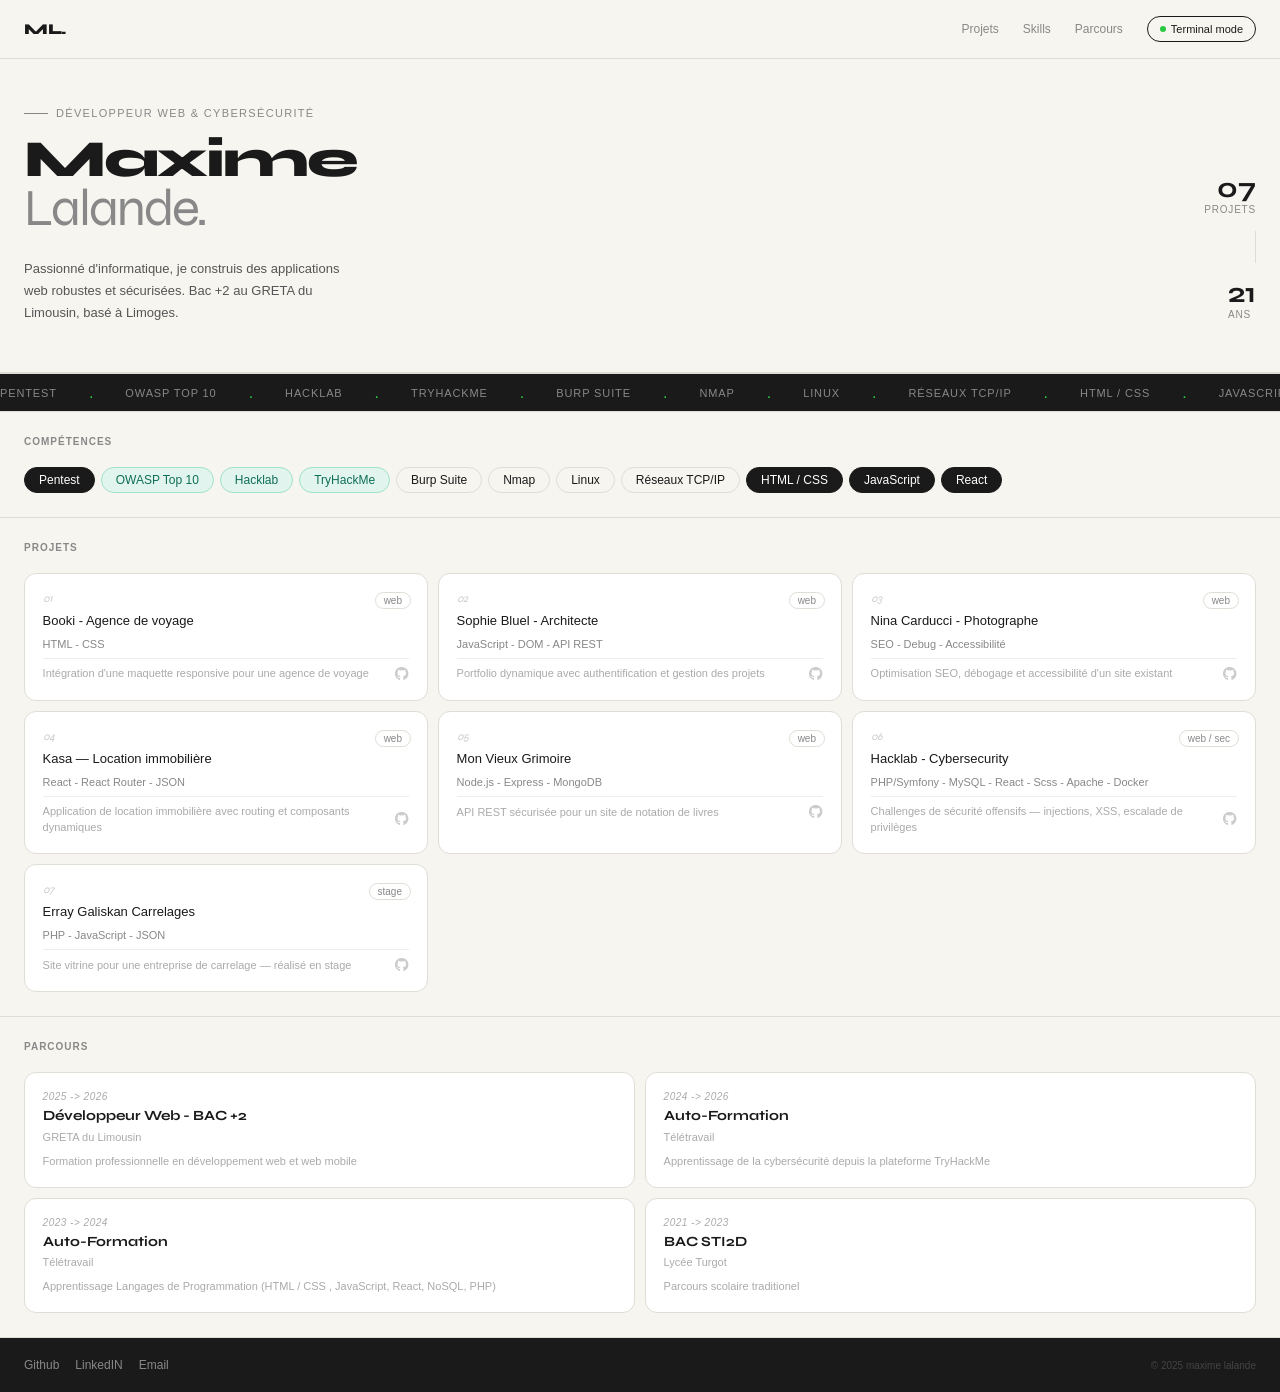
<file: portfolio/index.html>
<!doctype html>
<html lang="fr">
  <head>
    <meta charset="UTF-8" />
    <meta name="viewport" content="width=device-width, initial-scale=1.0" />
    <title>Portfolio</title>
    <link rel="stylesheet" href="./style/style.css" />
    <link rel="preconnect" href="https://fonts.googleapis.com" />
    <link rel="preconnect" href="https://fonts.gstatic.com" crossorigin />
    <link
      href="https://fonts.googleapis.com/css2?family=Syne:wght@400..800&display=swap"
      rel="stylesheet"
    />
    <link
      rel="stylesheet"
      href="https://cdnjs.cloudflare.com/ajax/libs/font-awesome/6.7.2/css/all.min.css"
    />
  </head>
  <body>
    <header>
      <div class="logo">ML.</div>
      <nav>
        <a href="#projects" class="nav-link">Projets</a>
        <a href="#skills" class="nav-link">Skills</a>
        <a href="#parcours" class="nav-link">Parcours</a>
        <a href="./terminal.html" class="nav-link btn-terminal"
          >Terminal mode</a
        >
      </nav>
    </header>
    <main>
      <section class="hero">
        <div class="hero-left">
          <div class="hero-badge">Développeur web & cybersécurité</div>
          <h1>
            Maxime
            <span>Lalande.</span>
          </h1>
          <p class="hero-desc">
            Passionné d'informatique, je construis des applications web robustes
            et sécurisées. Bac +2 au GRETA du Limousin, basé à Limoges.
          </p>
        </div>
        <div class="hero-right">
          <div class="hero-stat">
            <div class="hero-stat-num"></div>
            <div class="hero-stat-label">Projets</div>
          </div>
          <div class="hero-divider"></div>
          <div class="hero-stat">
            <div class="hero-stat-num">21</div>
            <div class="hero-stat-label">Ans</div>
          </div>
        </div>
      </section>
      <div class="skills-bar">
        <div class="brand"></div>
      </div>
      <section id="skills" class="competences">
        <h2>Compétences</h2>
        <div class="comp-container"></div>
      </section>
      <section id="projects" class="projects">
        <h2>Projets</h2>
        <div class="projs-card-container"></div>
      </section>
      <section class="parcours">
        <h2>Parcours</h2>
        <div id="parcours" class="parcs-card-container"></div>
      </section>
    </main>
    <footer>
      <div class="social-links"></div>
      <p>© 2025 maxime lalande</p>
    </footer>
  </body>
  <script src="./script/main.js" defer></script>
</html>
</file>
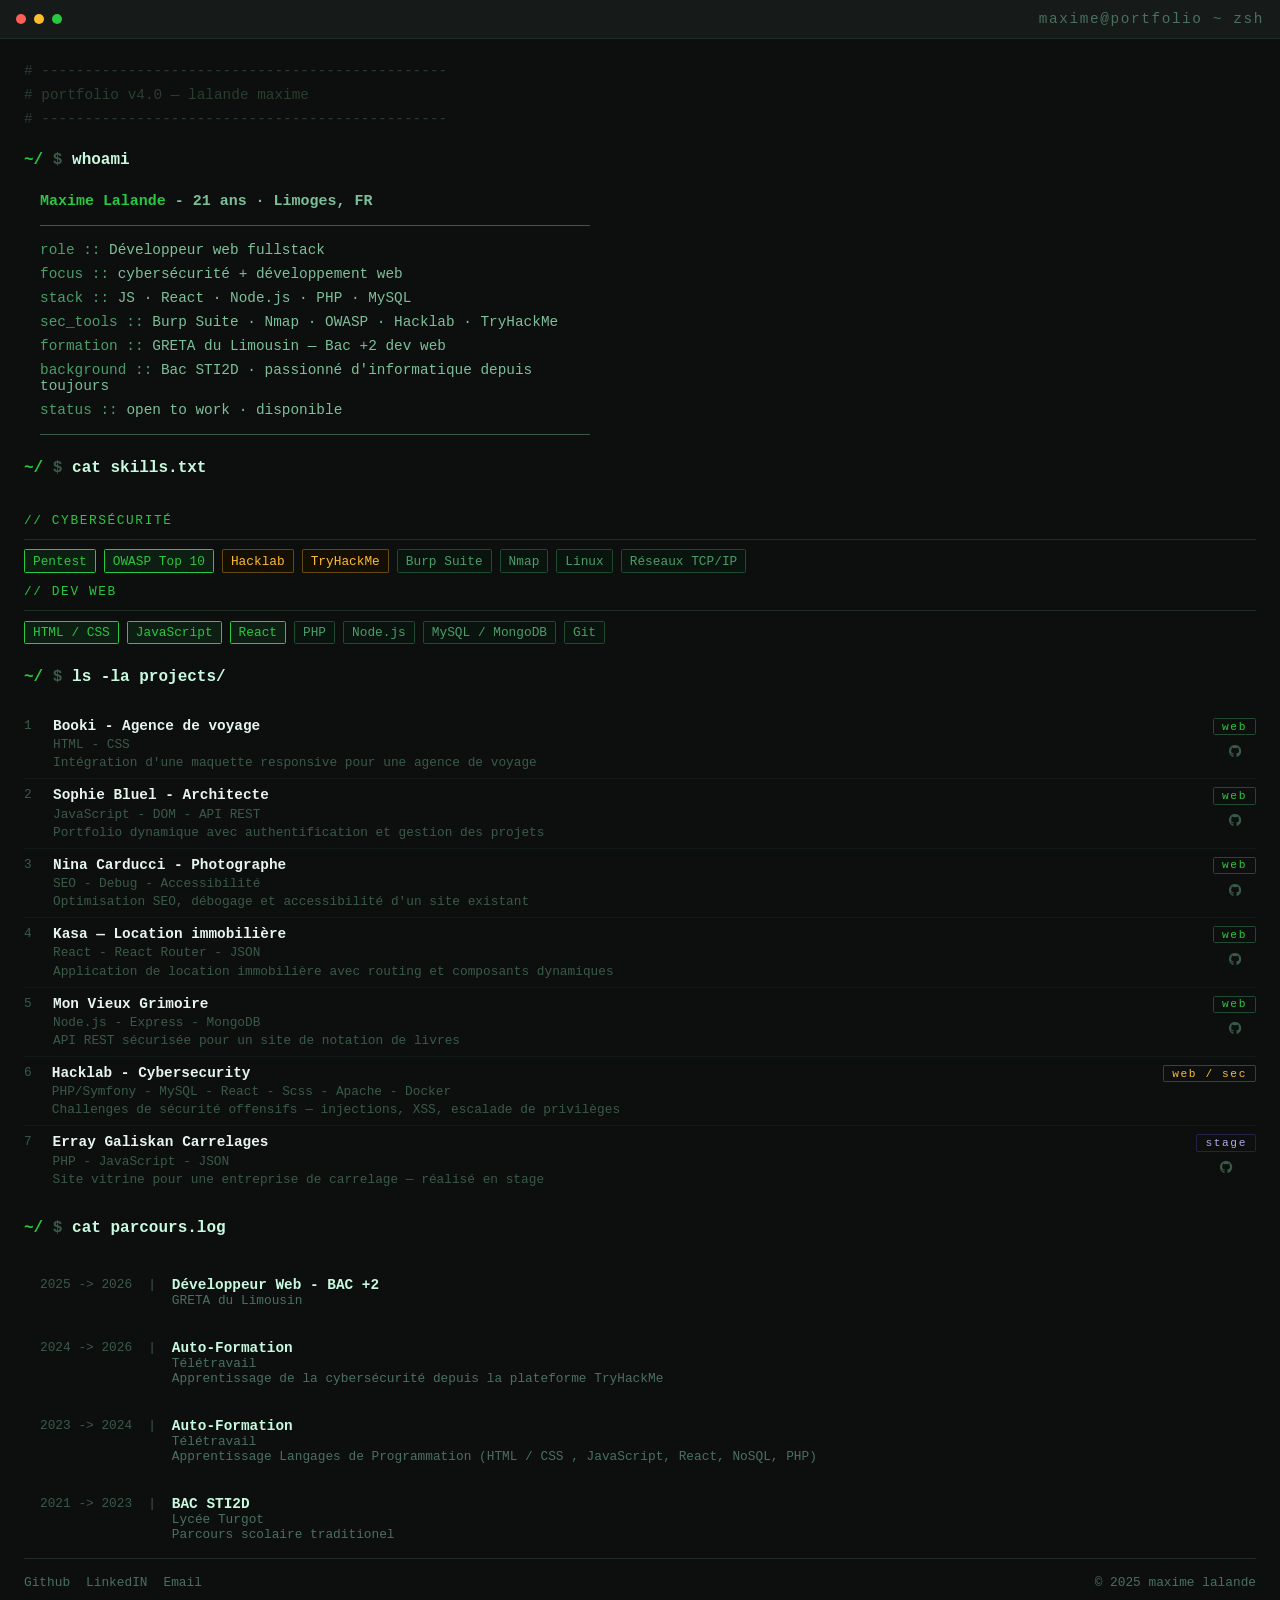
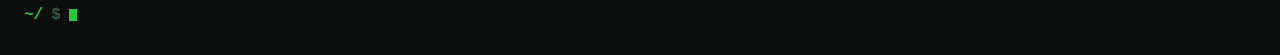
<file: portfolio/front-end/index.html>
<!doctype html>
<html lang="en">
  <head>
    <meta charset="UTF-8" />
    <meta name="viewport" content="width=device-width, initial-scale=1.0" />
    <title>Maxime Lalande - Portfolio</title>
    <link rel="stylesheet" href="./style/style.css" />
    <link
      rel="stylesheet"
      href="https://cdnjs.cloudflare.com/ajax/libs/font-awesome/6.7.2/css/all.min.css"
    />
  </head>
  <body>
    <header>
      <div class="dots">
        <span class="dot r"></span>
        <span class="dot g"></span>
        <span class="dot b"></span>
      </div>
      <h1>maxime@portfolio ~ zsh</h1>
    </header>

    <div class="main-container">
      <main>
        <div class="comments">
          <div class="comment">
            # -----------------------------------------------
          </div>
          <div class="comment"># portfolio v4.0 — lalande maxime</div>
          <div class="comment">
            # -----------------------------------------------
          </div>
        </div>

        <section class="whoami">
          <h2>
            <span>~/</span>
            <span>$</span>
            <span>whoami</span>
          </h2>
          <div class="container-whoami">
            <h3><span>Maxime Lalande</span> - 21 ans · Limoges, FR</h3>
            <div id="lists"></div>
          </div>
        </section>
        <section class="skills">
          <h2>
            <span>~/</span>
            <span>$</span>
            <span>cat skills.txt</span>
          </h2>
          <h3 class="title-skill">// Cybersécurité</h3>
          <div class="container-cards cybersec"></div>
          <h3 class="title-skill">// Dev Web</h3>
          <div class="container-cards devweb"></div>
        </section>
        <section class="projects">
          <h2>
            <span>~/</span>
            <span>$</span>
            <span>ls -la projects/</span>
          </h2>
          <div class="container-vignette"></div>
        </section>
        <section class="parcours">
          <h2>
            <span>~/</span>
            <span>$</span>
            <span>cat parcours.log</span>
          </h2>
          <div class="container-parcours"></div>
        </section>
      </main>
      <footer>
        <div class="social-links"></div>
        <p>© 2025 maxime lalande</p>
      </footer>
      <section class="waitingforcmd">
        <h2>
          <span>~/</span>
          <span>$</span>
          <span class="cursor"></span>
        </h2>
      </section>
    </div>
  </body>
  <script src="./script/main.js"></script>
</html>
</file>
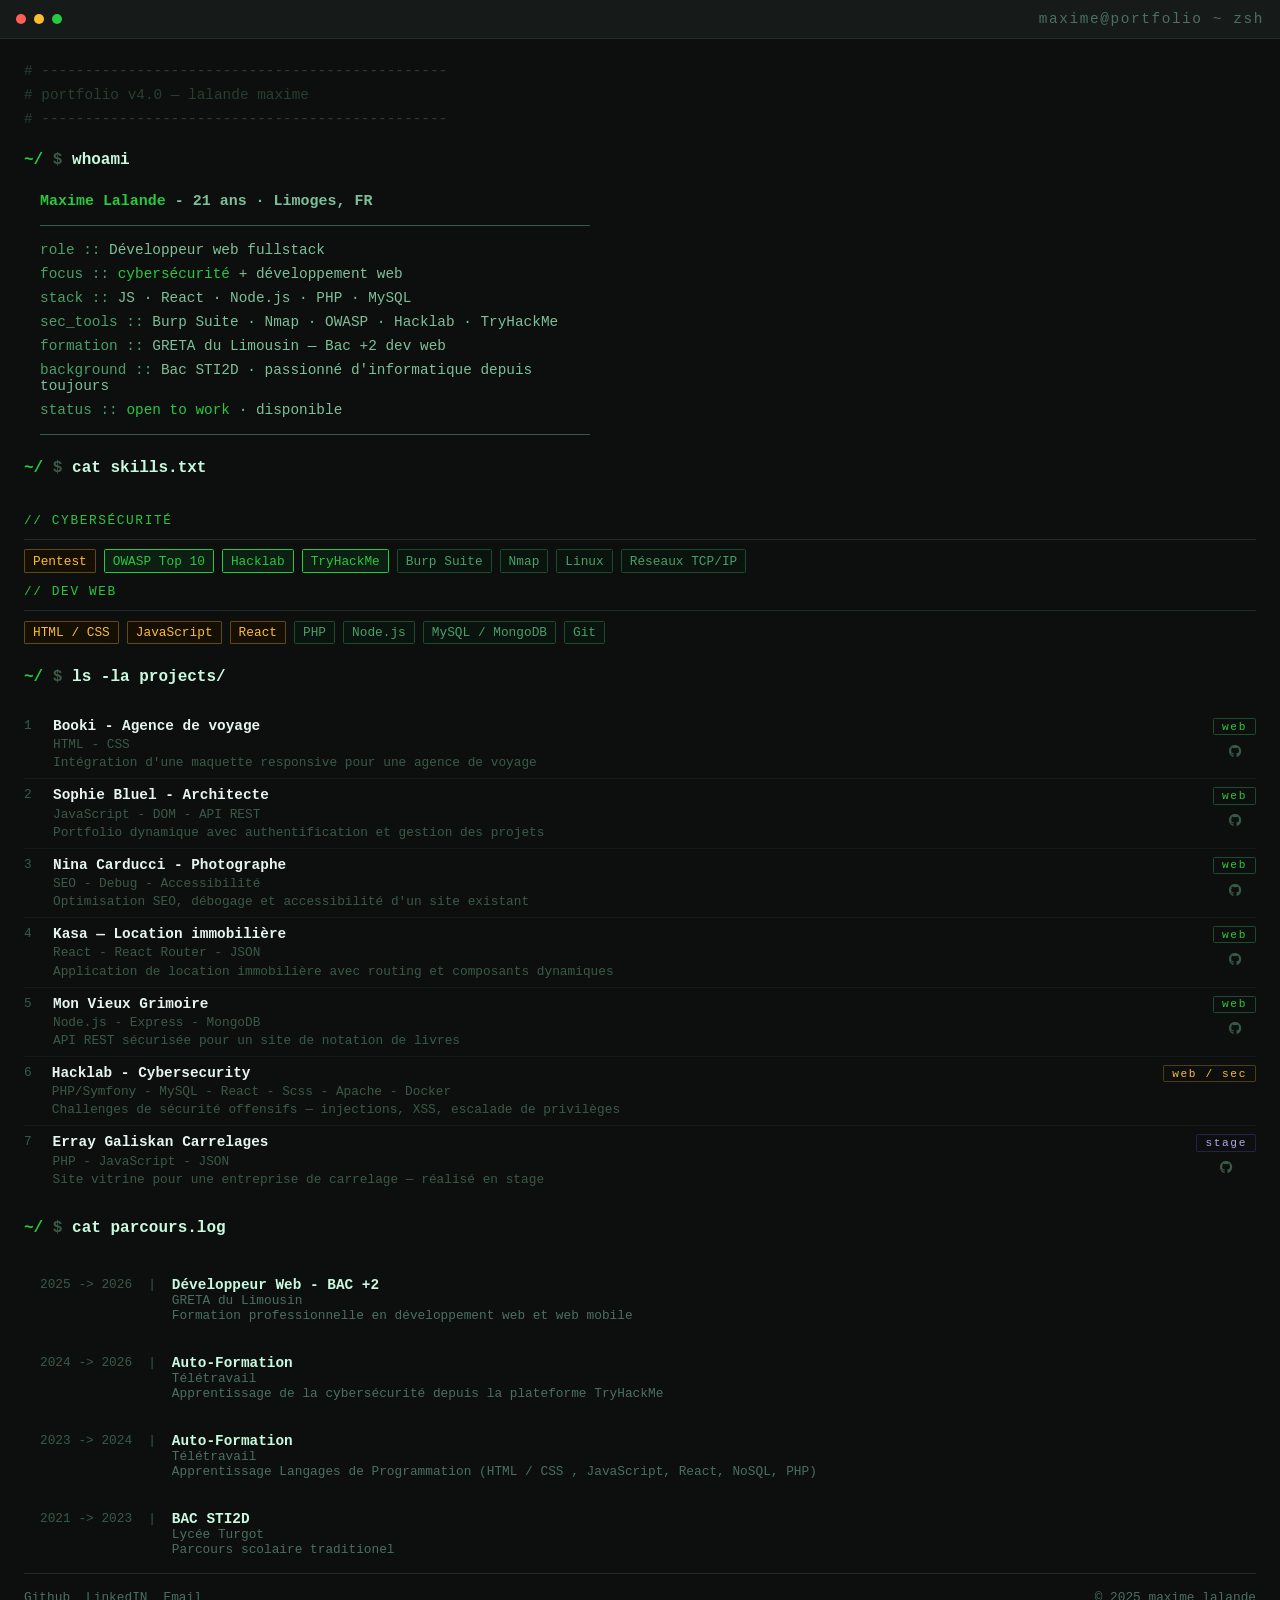
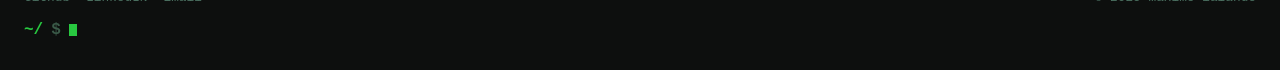
<file: portfolio/terminal.html>
<!doctype html>
<html lang="en">
  <head>
    <meta charset="UTF-8" />
    <meta name="viewport" content="width=device-width, initial-scale=1.0" />
    <title>Maxime Lalande - Portfolio Mode Terminale</title>
    <link rel="stylesheet" href="./style/style-terminal.css" />
    <link
      rel="stylesheet"
      href="https://cdnjs.cloudflare.com/ajax/libs/font-awesome/6.7.2/css/all.min.css"
    />
  </head>
  <body>
    <header>
      <div class="dots">
        <span class="dot r"></span>
        <span class="dot g"></span>
        <span class="dot b"></span>
      </div>
      <h1>maxime@portfolio ~ zsh</h1>
    </header>

    <div class="main-container">
      <main>
        <div class="comments">
          <div class="comment">
            # -----------------------------------------------
          </div>
          <div class="comment"># portfolio v4.0 — lalande maxime</div>
          <div class="comment">
            # -----------------------------------------------
          </div>
        </div>

        <section class="whoami">
          <h2>
            <span>~/</span>
            <span>$</span>
            <span>whoami</span>
          </h2>
          <div class="container-whoami">
            <h3><span>Maxime Lalande</span> - 21 ans · Limoges, FR</h3>
            <div id="lists"></div>
          </div>
        </section>
        <section class="skills">
          <h2>
            <span>~/</span>
            <span>$</span>
            <span>cat skills.txt</span>
          </h2>
          <h3 class="title-skill">// Cybersécurité</h3>
          <div class="container-cards cybersec"></div>
          <h3 class="title-skill">// Dev Web</h3>
          <div class="container-cards devweb"></div>
        </section>
        <section class="projects">
          <h2>
            <span>~/</span>
            <span>$</span>
            <span>ls -la projects/</span>
          </h2>
          <div class="container-vignette"></div>
        </section>
        <section class="parcours">
          <h2>
            <span>~/</span>
            <span>$</span>
            <span>cat parcours.log</span>
          </h2>
          <div class="container-parcours"></div>
        </section>
      </main>
      <footer>
        <div class="social-links"></div>
        <p>© 2025 maxime lalande</p>
      </footer>
      <section class="waitingforcmd">
        <h2>
          <span>~/</span>
          <span>$</span>
          <span class="cursor"></span>
        </h2>
      </section>
    </div>
  </body>
  <script src="./script/term.js"></script>
</html>
</file>
<file: portfolio/style/style.css>
* {
  box-sizing: border-box;
  padding: 0;
  margin: 0;
}

body {
  font-family: "DM Sans", sans-serif;
  background: #f7f5f0;
  color: #1a1a1a;
  max-width: 100vw;
}

header {
  display: flex;
  justify-content: space-between;
  align-items: center;
  padding: 1rem 1.5rem;
  border-bottom: 1px solid #e0ddd6;
}

.logo {
  font-family: "Syne", sans-serif;
  font-weight: 800;
  font-size: 15px;
}

nav {
  display: flex;
  align-items: center;
  gap: 1.5rem;
}

.nav-link {
  font-size: 12px;
  color: #888;
  text-decoration: none;
}

.btn-terminal::before {
  content: "";
  width: 6px;
  height: 6px;
  background: #28c840;
  border-radius: 50%;
}

.btn-terminal {
  display: flex;
  gap: 5px;
  align-items: center;
  padding: 6px 12px;
  border: 1px solid #1a1a1a;
  border-radius: 100px;
  font-size: 11px;
  color: #1a1a1a;
}

.hero {
  display: grid;
  grid-template-columns: 1fr auto;
  align-items: end;
  gap: 2rem;
  padding: 3rem 1.5rem;
}

.hero-badge::before {
  content: "";
  width: 24px;
  height: 1px;
  background: #888;
}

.hero-badge {
  font-size: 11px;
  display: flex;
  letter-spacing: 0.12em;
  align-items: center;
  gap: 8px;
  text-transform: uppercase;
  color: #888;
  margin-bottom: 1rem;
}

h1 {
  font-family: "Syne", sans-serif;
  font-weight: 800;
  font-size: 52px;
  line-height: 0.95;
  letter-spacing: -0.04em;
  margin-bottom: 1.5rem;
}

h1 span {
  display: block;
  color: #888;
  font-weight: 400;
}

.hero-desc {
  font-size: 13px;
  color: #555;
  line-height: 1.7;
  max-width: 340px;
}

.hero-right {
  display: flex;
  flex-direction: column;
  gap: 1rem;
  align-items: flex-end;
  padding-bottom: 4px;
}

.hero-stat-num {
  font-family: "Syne", sans-serif;
  font-size: 28px;
  font-weight: 700;
  line-height: 1;
  text-align: end;
}

.hero-stat-label {
  font-size: 10px;
  color: #888;
  text-transform: uppercase;
  letter-spacing: 0.08em;
  margin-top: 2px;
}

.hero-divider {
  width: 1px;
  height: 32px;
  background-color: #e0ddd6;
}

.skills-bar {
  overflow: hidden;
  border-bottom: 1px solid #e0ddd6;
  border-top: 1px solid #e0ddd6;
  background-color: #1a1a1a;
  padding: 0.6rem 0;
}

.brand {
  display: flex;
  align-items: center;
  gap: 2rem;
  white-space: nowrap;
  animation: scroll 18s linear infinite;
}

@keyframes scroll {
  0% {
    transform: translateX(0);
  }
  100% {
    transform: translateX(-50%);
  }
}

.skill {
  font-size: 11px;
  color: #888;
  letter-spacing: 0.08em;
  text-transform: uppercase;
}

.dot-sep {
  color: #28c840;
}

section.hero {
  padding: 3rem 1.5rem;
  border-bottom: 1px solid #e0ddd6;
}

section {
  padding: 1.5rem;
  border-bottom: 1px solid #e0ddd6;
}

h2 {
  font-size: 10px;
  color: #888;
  letter-spacing: 0.1em;
  text-transform: uppercase;
  margin-bottom: 1.25rem;
}

.comp-container {
  display: flex;
  flex-wrap: wrap;
  gap: 6px;
}

.skill-pill.hot {
  background-color: #1a1a1a;
  color: #fff;
  border-color: #1a1a1a;
}

.skill-pill.cyber {
  background: #e1f5ee;
  color: #0f6e56;
  border-color: #9fe1cb;
}

.skill-pill {
  padding: 5px 14px;
  border-radius: 100px;
  font-size: 12px;
  border: 1px solid #e0ddd6;
}

.projs-card-container {
  display: grid;
  grid-template-columns: repeat(3, 1fr);
  gap: 10px;
}

.projs-card-container .card {
  position: relative;
  background: #fff;
  border: 1px solid #e0ddd6;
  border-radius: 12px;
  padding: 1.1rem;
  display: flex;
  flex-direction: column;
  gap: 8px;
  transition: border-color 0.15s;
}

.projs-card-container .card .index {
  font-family: "Syne", sans-serif;
  font-size: 11px;
  color: #ccc;
}

.projs-card-container .card:hover {
  border-color: #1a1a1a;
}

h3 {
  font-size: 13px;
  font-weight: 500;
  line-height: 1.3;
}

.project-stack {
  font-size: 11px;
  color: #888;
}

.project-card-bottom {
  display: flex;
  align-items: center;
  justify-content: space-between;
  padding-top: 6px;
  border-top: 1px solid #f0ede8;
}

.project-card-bottom p {
  font-size: 11px;
  color: #aaa;
  line-height: 1.5;
  flex: 1;
}

.fa-github {
  color: #ccc;
  font-size: 14px;
  text-decoration: none;
}

.project-badge {
  position: absolute;
  right: 1rem;
  font-size: 10px;
  padding: 2px 8px;
  border-radius: 100px;
  border: 1px solid #e0ddd6;
  color: #888;
}

.parcs-card-container {
  display: grid;
  grid-template-columns: repeat(2, 1fr);
  gap: 10px;
}

.parcour-card {
  background-color: #fff;
  border: 1px solid #e0ddd6;
  border-radius: 12px;
  padding: 1.1rem;
  display: flex;
  flex-direction: column;
  gap: 6px;
}

.parcour-card:hover {
  border-color: #1a1a1a;
}

.parcour-date {
  font-size: 10px;
  color: #aaa;
  letter-spacing: 0.05em;
}

.parcour-card h3 {
  font-family: "Syne", sans-serif;
  font-size: 14px;
  font-weight: 700;
  line-height: 1.2;
}

.parcour-card div {
  font-size: 11px;
  color: #aaa;
}

.parcour-card p {
  font-size: 11px;
  color: #aaa;
  line-height: 1.5;
  margin-top: 4px;
}

footer {
  background-color: #1a1a1a;
  display: flex;
  align-items: center;
  justify-content: space-between;
  padding: 1.25rem 1.5rem;
}

.social-links {
  display: flex;
  gap: 1rem;
}

.social-links a {
  font-size: 12px;
  color: #888;
  text-decoration: none;
}

.social-links a:hover {
  color: white;
}

footer p {
  font-size: 10px;
  color: #444;
}
</file>
<file: portfolio/front-end/style/style.css>
* {
  box-sizing: border-box;
  padding: 0;
  margin: 0;
}

body {
  max-width: 100vw;
  min-height: 100vh;
  font-family: "JetBrains Mono", monospace;
  font-size: 0.8rem;
  color: #c8fae0;
  background-color: #0d0f0e;
}

header {
  display: flex;
  align-items: center;
  justify-content: space-between;
  padding: 0.7rem 1rem;
  background-color: #161a18;
  border-bottom: 1px solid #1e2e26;
}

.dots {
  display: flex;
  align-items: center;
  gap: 0.5rem;
}

.dot {
  width: 10px;
  height: 10px;
  border-radius: 50%;
}

.dot.r {
  background: #ff5f57;
}

.dot.g {
  background-color: #febc2e;
}

.dot.b {
  background-color: #28c840;
}

h1 {
  text-align: center;
  font-size: 0.9rem;
  letter-spacing: 0.1rem;
  font-weight: 300;
  color: #4a7060;
}

.main-container {
  padding: 1.5rem;
}

.comments {
  display: flex;
  flex-direction: column;
  gap: 0.5rem;
}

.comment {
  font-size: 0.9rem;
  color: #2a3e30;
}

h2 {
  font-size: 1rem;
  margin: 1.5rem 0;
}

h2 span:nth-child(1) {
  color: #28c840;
}

h2 span:nth-child(2) {
  color: #3a5a48;
}

h3 {
  color: #7dbf9a;
  padding-bottom: 1rem;
}

h3 span {
  color: #28c840;
}

.container-whoami {
  padding-left: 1rem;
}

#lists {
  border-top: 1px solid #3a5a48;
  border-bottom: 1px solid #3a5a48;
  padding: 1rem 0;
  max-width: 550px;
}

.list:first-child {
  margin: 0;
}

.list {
  font-size: 0.9rem;
  color: #7dbf9a;
  margin-top: 0.5rem;
}

.list .key {
  color: #4a9e6a;
}

.title-skill {
  font-size: 0.8rem;
  font-weight: 200;
  padding: 0.7rem 0;
  text-transform: uppercase;
  color: #28c840;
  letter-spacing: 0.1rem;
}

.container-cards {
  display: flex;
  gap: 0.5rem;
  border-top: 1px solid #1e2e26;
  padding-top: 0.6rem;
}

.card {
  color: #4a9e6a;
  background: #0a140e;
  border: 1px solid #1e4a30;
  padding: 0.2rem 0.5rem;
  border-radius: 0.1rem;
}

.cybersec .card:nth-child(1) {
  border: 1px solid;
  color: #28c840;
  background-color: #0d1f12;
}

.cybersec .card:nth-child(2) {
  border: 1px solid;
  color: #28c840;
  background-color: #0d1f12;
}

.cybersec .card:nth-child(3) {
  border: 1px solid #febc2e55;
  color: #febc2e;
  background-color: #140f00;
}

.cybersec .card:nth-child(4) {
  border: 1px solid #febc2e55;
  color: #febc2e;
  background-color: #140f00;
}

.devweb .card:nth-child(1) {
  border: 1px solid;
  color: #28c840;
  background-color: #0d1f12;
}

.devweb .card:nth-child(2) {
  border: 1px solid;
  color: #28c840;
  background-color: #0d1f12;
}

.devweb .card:nth-child(3) {
  border: 1px solid;
  color: #28c840;
  background-color: #0d1f12;
}

.vignette {
  display: grid;
  grid-template-columns: 0.1fr 4fr 0fr;
  border-bottom: 1px solid #111a14;
  padding: 0.5rem 0;
}

.vignette:last-child {
  border: 0;
}

.vignette span {
  color: #3a5a48;
}

.content {
  display: flex;
  flex-direction: column;
  gap: 0.2rem;
}

h4 {
  font-size: 0.9rem;
  color: #e8f5ef;
}

.content div {
  color: #3a5a48;
}

.info {
  display: flex;
  flex-direction: column;
  align-items: center;
  gap: 0.6rem;
}

.info div {
  font-size: 0.7rem;
  letter-spacing: 0.1rem;
  color: #28c840;
  border: 1px solid #1e4a30;
  padding: 0.1rem 0.5rem;
  border-radius: 0.1rem;
  text-wrap: nowrap;
}

.vignette:nth-child(6) .info div {
  border-color: #febc2e44;
  color: #febc2e;
}

.vignette:last-child .info div {
  border-color: #534ab755;
  color: #afa9ec;
}

.info a {
  color: #3a5a48;
  cursor: pointer;
}

.container-parcours {
  border-bottom: 1px solid #1e2e26;
}
.parcour {
  display: flex;
  gap: 1rem;
  padding: 1rem;
  color: #3a5a48;
}

.parcour h4 {
  color: #c8fae0;
}

.parcour .desc {
  color: #4a7060;
}

footer {
  display: flex;
  justify-content: space-between;
  align-items: center;
  padding: 1rem 0;
  color: #4a7060;
}

.social-links {
  display: flex;
  gap: 1rem;
}

.social-links a {
  text-decoration: none;
  color: #4a7060;
}

.social-links a:hover {
  color: #28c840;
}

.waitingforcmd h2 {
  display: flex;
  align-items: center;
  gap: 0.5rem;
  margin: 0;
}

.cursor {
  display: inline-block;
  height: 12px;
  width: 8px;
  background-color: #28c840;
  animation: blink 1s step-end infinite;
}

@keyframes blink {
  0%,
  100% {
    opacity: 1;
  }
  50% {
    opacity: 0;
  }
}
</file>
<file: portfolio/style/style-terminal.css>
* {
  box-sizing: border-box;
  padding: 0;
  margin: 0;
}

body {
  max-width: 100vw;
  min-height: 100vh;
  font-family: "JetBrains Mono", monospace;
  font-size: 0.8rem;
  color: #c8fae0;
  background-color: #0d0f0e;
}

header {
  display: flex;
  align-items: center;
  justify-content: space-between;
  padding: 0.7rem 1rem;
  background-color: #161a18;
  border-bottom: 1px solid #1e2e26;
}

.dots {
  display: flex;
  align-items: center;
  gap: 0.5rem;
}

.dot {
  width: 10px;
  height: 10px;
  border-radius: 50%;
}

.dot.r {
  background: #ff5f57;
}

.dot.g {
  background-color: #febc2e;
}

.dot.b {
  background-color: #28c840;
}

h1 {
  text-align: center;
  font-size: 0.9rem;
  letter-spacing: 0.1rem;
  font-weight: 300;
  color: #4a7060;
}

.main-container {
  padding: 1.5rem;
}

.comments {
  display: flex;
  flex-direction: column;
  gap: 0.5rem;
}

.comment {
  font-size: 0.9rem;
  color: #2a3e30;
}

h2 {
  font-size: 1rem;
  margin: 1.5rem 0;
}

h2 span:nth-child(1) {
  color: #28c840;
}

h2 span:nth-child(2) {
  color: #3a5a48;
}

h3 {
  color: #7dbf9a;
  padding-bottom: 1rem;
}

h3 span {
  color: #28c840;
}

.container-whoami {
  padding-left: 1rem;
}

#lists {
  border-top: 1px solid #3a5a48;
  border-bottom: 1px solid #3a5a48;
  padding: 1rem 0;
  max-width: 550px;
}

.list:first-child {
  margin: 0;
}

.list {
  font-size: 0.9rem;
  color: #7dbf9a;
  margin-top: 0.5rem;
}

.list .key {
  color: #4a9e6a;
}

.title-skill {
  font-size: 0.8rem;
  font-weight: 200;
  padding: 0.7rem 0;
  text-transform: uppercase;
  color: #28c840;
  letter-spacing: 0.1rem;
}

.container-cards {
  display: flex;
  gap: 0.5rem;
  border-top: 1px solid #1e2e26;
  padding-top: 0.6rem;
}

.card {
  color: #4a9e6a;
  background: #0a140e;
  border: 1px solid #1e4a30;
  padding: 0.2rem 0.5rem;
  border-radius: 0.1rem;
}

.hot {
  border-color: #febc2e55;
  color: #febc2e;
  background: #140f00;
}

.cyber {
  border-color: #28c840;
  color: #28c840;
  background: #0d1f12;
}

.vignette {
  display: grid;
  grid-template-columns: 0.1fr 4fr 0fr;
  border-bottom: 1px solid #111a14;
  padding: 0.5rem 0;
}

.vignette:last-child {
  border: 0;
}

.vignette span {
  color: #3a5a48;
}

.content {
  display: flex;
  flex-direction: column;
  gap: 0.2rem;
}

h4 {
  font-size: 0.9rem;
  color: #e8f5ef;
}

.content div {
  color: #3a5a48;
}

.info {
  display: flex;
  flex-direction: column;
  align-items: center;
  gap: 0.6rem;
}

.info div {
  font-size: 0.7rem;
  letter-spacing: 0.1rem;
  color: #28c840;
  border: 1px solid #1e4a30;
  padding: 0.1rem 0.5rem;
  border-radius: 0.1rem;
  text-wrap: nowrap;
}

.vignette:nth-child(6) .info div {
  border-color: #febc2e44;
  color: #febc2e;
}

.vignette:last-child .info div {
  border-color: #534ab755;
  color: #afa9ec;
}

.info a {
  color: #3a5a48;
  cursor: pointer;
}

.container-parcours {
  border-bottom: 1px solid #1e2e26;
}
.parcour {
  display: flex;
  gap: 1rem;
  padding: 1rem;
  color: #3a5a48;
}

.parcour h4 {
  color: #c8fae0;
}

.parcour .desc {
  color: #4a7060;
}

footer {
  display: flex;
  justify-content: space-between;
  align-items: center;
  padding: 1rem 0;
  color: #4a7060;
}

.social-links {
  display: flex;
  gap: 1rem;
}

.social-links a {
  text-decoration: none;
  color: #4a7060;
}

.social-links a:hover {
  color: #28c840;
}

.waitingforcmd h2 {
  display: flex;
  align-items: center;
  gap: 0.5rem;
  margin: 0;
}

.cursor {
  display: inline-block;
  height: 12px;
  width: 8px;
  background-color: #28c840;
  animation: blink 1s step-end infinite;
}

@keyframes blink {
  0%,
  100% {
    opacity: 1;
  }
  50% {
    opacity: 0;
  }
}
</file>
